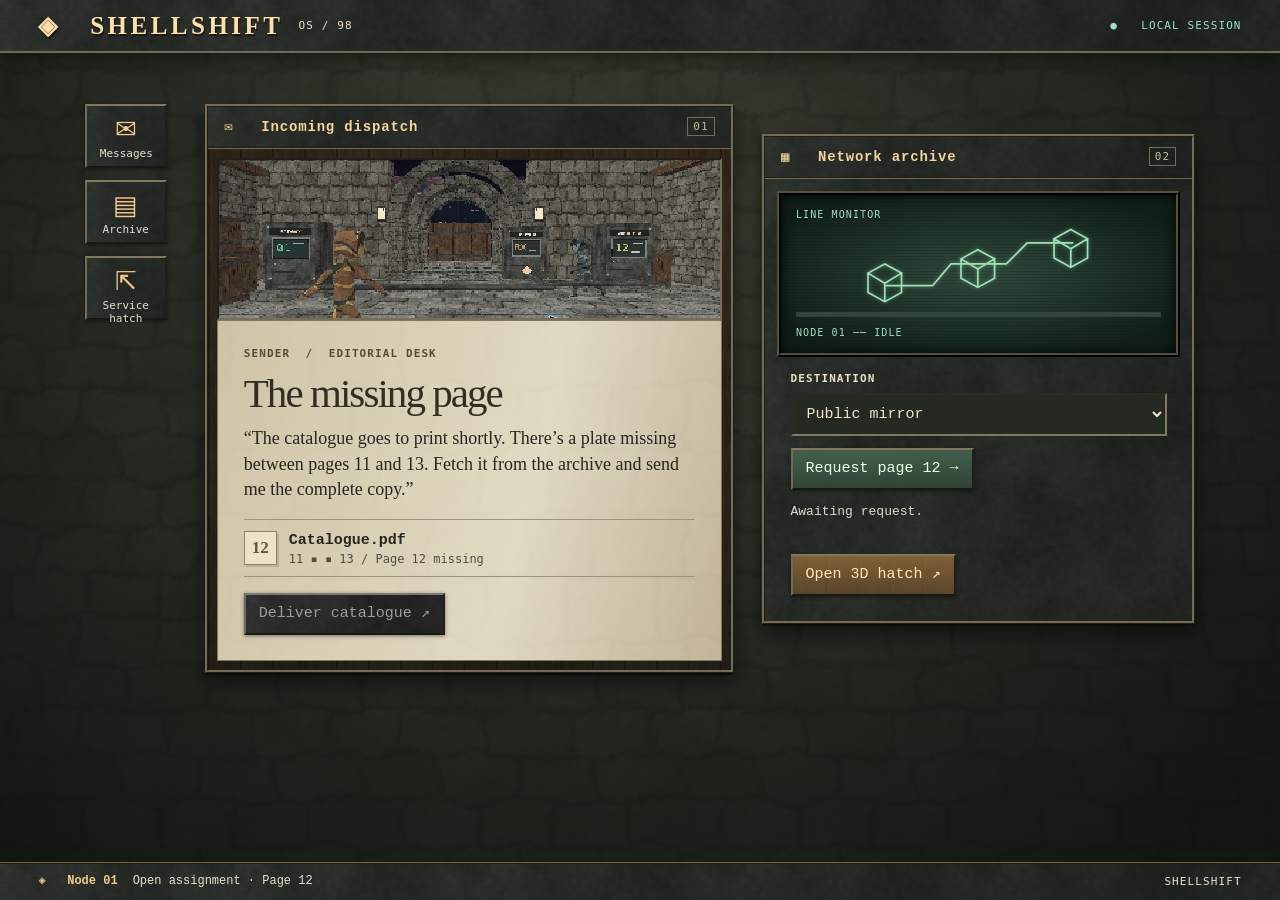
<file: index.html>
<!doctype html><html lang="en"><meta charset="utf-8"><meta name="viewport" content="width=device-width,initial-scale=1"><title>Shellshift — Node 01</title><link rel="stylesheet" href="style.css"><body>
<header><b>◈ &nbsp; SHELLSHIFT</b><span>OS / 98</span><i></i><small>● &nbsp; LOCAL SESSION</small></header>
<main id="desk"><aside><button data-focus="mail">✉<small>Messages</small></button><button data-focus="archive">▤<small>Archive</small></button><button class="exit">⇱<small>Service hatch</small></button></aside>
<div class="workspace"><section id="mail"><div class="title">✉ &nbsp; Incoming dispatch <span>01</span></div><img class="district" src="assets/courtyard-print.jpg" width="512" height="171" alt="Photograph of the service yard and the Gateway"><article><label>SENDER &nbsp;/&nbsp; EDITORIAL DESK</label><h1>The missing page</h1><p>“The catalogue goes to print shortly. There’s a plate missing between pages 11 and 13. Fetch it from the archive and send me the complete copy.”</p><div class="paper"><strong aria-hidden="true">12</strong><div>Catalogue.pdf<small id="pages">11 ▪ ▪ 13 &nbsp; / &nbsp; Page 12 missing</small></div></div><button id="deliver" disabled>Deliver catalogue ↗</button></article></section>
<section id="archive"><div class="title">▦ &nbsp; Network archive <span>02</span></div><div class="scope"><small>LINE MONITOR</small><svg viewBox="0 0 320 105" aria-hidden="true"><g fill="none" stroke="currentColor" stroke-width="2"><path d="M49 76h56l22-26h66l25-25h55"/><path d="m28 61 20-11 20 11-20 12z m0 0v23l20 11 20-11V61m-20 12v22 M139 44l20-11 20 11-20 12z m0 0v23l20 11 20-11V44m-20 12v22 M250 20l20-11 20 11-20 12z m0 0v23l20 11 20-11V20m-20 12v22"/></g></svg><progress id="signal" max="100" value="0" aria-label="Transfer"></progress><small id="line">NODE 01 &nbsp; ── &nbsp; IDLE</small></div><article><label for="route">DESTINATION</label><select id="route"><option value="mirror">Public mirror</option><option value="internal">Internal archive</option></select><button id="send">Request page 12 →</button><p id="status" role="status">Awaiting request.</p><button class="exit">Open 3D hatch ↗</button></article></section></div></main>
<div id="world" hidden><iframe title="Black Sector · FTEQW" id="sector" allow="fullscreen; autoplay" style="width:100%;height:100%;border:0"></iframe><button id="back">↵ Desktop</button></div><footer><b>◈ &nbsp; Node 01</b><span id="task">Open assignment · Page 12</span><small>SHELLSHIFT</small></footer>
<script src="sim.js"></script><script src="game.js"></script></body></html>
</file>
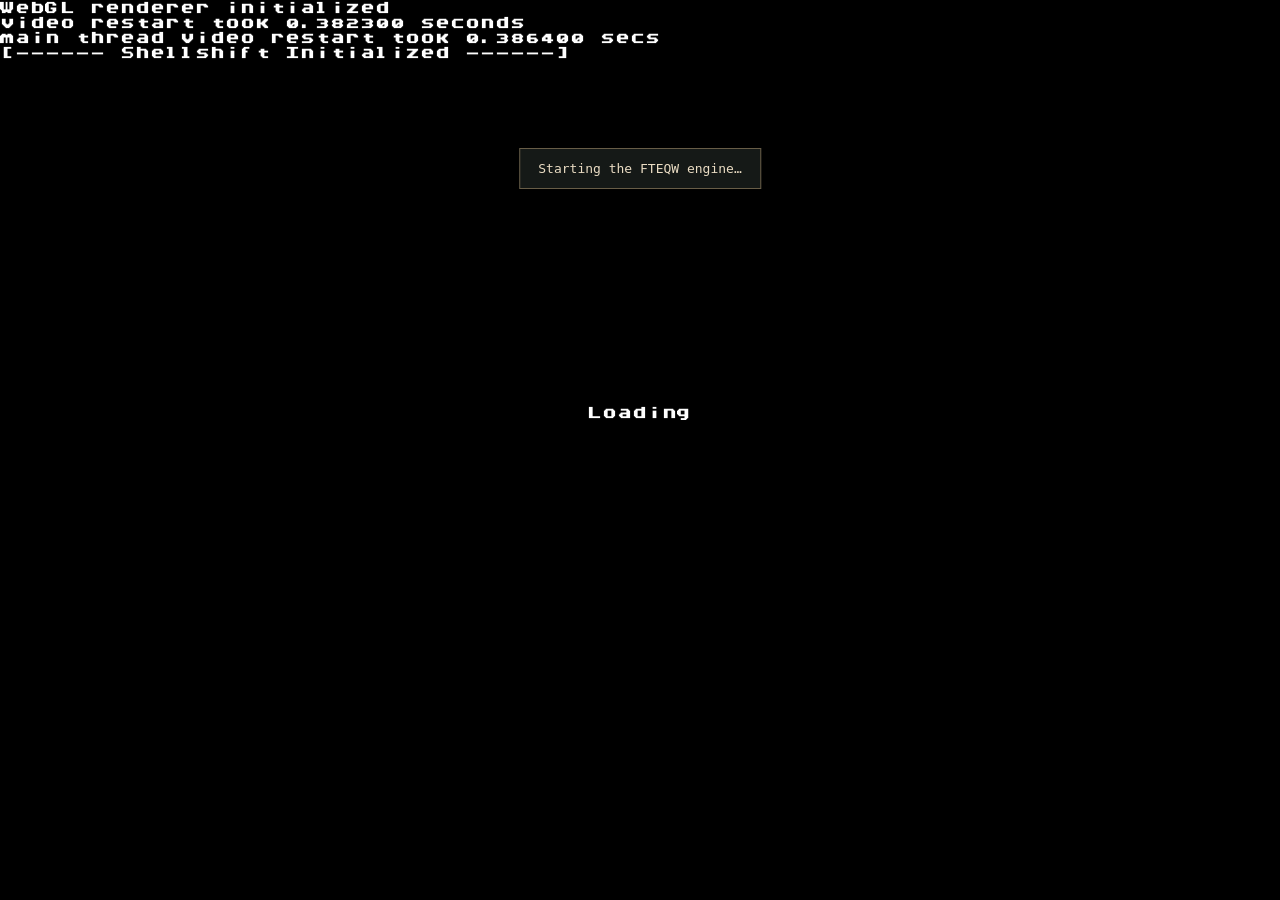
<file: fte/index.html>
<!doctype html><html lang="en"><meta charset="utf-8"><meta name="viewport" content="width=device-width,initial-scale=1"><title>Black Sector · FTEQW</title>
<style>*{box-sizing:border-box}body{margin:0;background:#030405;color:#eadcc3;font:13px monospace}canvas{display:block;width:100vw;height:100dvh;image-rendering:pixelated;touch-action:none}#notice{position:absolute;top:15%;left:50%;transform:translateX(-50%);padding:12px 18px;background:#151917;border:1px solid #685d47;max-width:92%;width:max-content}#touch{display:none;position:absolute;bottom:12px;left:12px}button{color:#eee3c9;background:#242720;border:1px solid #786f5e;padding:12px;touch-action:none}@media(pointer:coarse){#touch{display:flex;gap:4px}}</style>
<canvas id="canvas" width="640" height="400" tabindex="0" aria-label="Black Sector in first person"></canvas><p id="notice" role="status">Starting the FTEQW engine…</p><div id="touch"><button data-cmd="left" aria-label="Turn left">↶</button><button data-cmd="forward" aria-label="Move forward">↑</button><button data-cmd="back" aria-label="Step back">↓</button><button data-cmd="right" aria-label="Turn right">↷</button></div><script src="launch.js"></script></html>
</file>
<file: style.css>
:root{
  color-scheme:dark;
  --ink:#27251f; --paper:#dbd3bd; --warm:#f5ca86; --mint:#a2dfbe;
  --metal:linear-gradient(110deg,#202521b8,#171b19cb),url("assets/iron.jpg");
  --wood:linear-gradient(#15140fa6,#121410cc),url("assets/timber.jpg");
  font:15px/1.45 ui-monospace,"Courier New",monospace;
}
*{box-sizing:border-box}
body{margin:0;background:#141815;color:#eae1ca}
header,footer{display:flex;align-items:center;gap:1rem;padding:0 clamp(14px,3vw,48px);background:var(--metal);border-color:#716850}
header{height:54px;border-bottom:3px ridge #706953;box-shadow:0 4px 14px #0007;position:relative;z-index:1}
header b{font:bold clamp(18px,2vw,25px) Georgia,serif;letter-spacing:.14em;color:#ffe0a8;text-shadow:1px 2px #171511}
header i{flex:1}header small{color:var(--mint)}
header span, header small,footer small,label,.scope,.title span{font:11px/1.4 ui-monospace,monospace;letter-spacing:.1em}
#desk{min-height:calc(100dvh - 92px);padding:clamp(24px,5.5vh,64px) 4vw;display:flex;justify-content:center;align-items:flex-start;gap:clamp(18px,3vw,50px);
  background:radial-gradient(ellipse at 45% 24%,#66645238,#0d120ed9 90%),linear-gradient(#20251ece,#20251ece),url("assets/fieldstone.jpg") center/320px}
aside{display:grid;gap:12px}
button,select{font:inherit}
button{min-height:42px;cursor:pointer;background:var(--metal);color:#ede2c6;padding:8px 13px;border:2px solid;border-color:#837960 #201f1a #171915 #736a55;box-shadow:0 1px 4px #0007;line-height:1.2}
button:enabled:hover{filter:brightness(1.22)}button:enabled:active{transform:translateY(1px);border-style:inset}
button:disabled{color:#9f9e90;filter:saturate(.25);cursor:default}button:focus-visible,select:focus-visible{outline:3px solid #ffd287;outline-offset:3px}
aside button{display:grid;place-items:center;gap:2px;width:82px;height:64px;color:var(--warm);font:26px Georgia,serif}
aside small{font:11px monospace;color:#e5dfce}
.workspace{flex:1;max-width:990px;display:grid;grid-template-columns:1.22fr 1fr;align-items:start;gap:clamp(16px,2.2vw,32px)}
section{min-width:0;position:relative;background:var(--metal);border:3px ridge #746c56;box-shadow:0 10px 18px #0008,0 2px 0 #141612}
.title,.hud{background:var(--metal);color:#f3d599}
.title{padding:10px 16px;border-bottom:2px groove #756b55;display:flex;align-items:center;justify-content:space-between;letter-spacing:.06em;font-weight:bold;font-size:14px}
.title span{padding:1px 5px;border:1px solid #776d57;color:#cab995}
#mail{background:var(--wood);padding:0 9px 9px}
#mail .title{margin:0 -9px}
.district{display:block;width:100%;height:clamp(95px,13vw,162px);object-fit:cover;object-position:center;image-rendering:pixelated;margin-top:9px;border:2px inset #766e58}
article{padding:clamp(17px,2vw,27px)}
#mail article{background:linear-gradient(105deg,#d4c8a9f5,#e6ddc5f5 60%,#c7b99cee),url("assets/flagstone.jpg");color:var(--ink);border:1px solid #81775d}
label{display:block;font-weight:bold}#mail label{color:#564c3b}
h1{font:normal clamp(32px,3.2vw,49px)/1.04 Georgia,serif;letter-spacing:-.047em;margin:10px 0 12px;color:#332d23}
#mail p{font:18px/1.42 Georgia,serif;margin:0}
.paper{display:flex;align-items:center;gap:12px;border-block:1px solid #9f947b;margin:16px 0;padding:10px 0;font-weight:bold}
.paper strong{border:1px solid #918165;background:#eee3c8;color:#60553e;font:bold 17px Georgia,serif;padding:6px 7px;box-shadow:2px 2px #bcaf92}
.paper small{display:block;font:12px monospace;color:#524c41}
#archive{margin-top:30px}#archive article{padding-top:14px}
.scope{margin:12px 12px 0;padding:12px 15px;color:var(--mint);border:4px ridge #544f41;background:repeating-linear-gradient(0deg,#04150f30 0 1px,transparent 1px 3px),radial-gradient(ellipse at center,#31493c,#101e19 83%);box-shadow:inset 0 0 12px #020604}
.scope svg{display:block;width:100%;height:88px;filter:drop-shadow(0 0 2px #8afba673)}
.scope small{font-size:10px}.scope progress{display:block;width:100%;height:5px;margin:2px 0 8px;appearance:none;border:0;color:var(--mint);background:#34443a}
progress::-webkit-progress-bar{background:#34443a}progress::-webkit-progress-value{background:var(--meter,var(--mint))}progress::-moz-progress-bar{background:var(--meter,var(--mint))}
[data-phase=denied]{--meter:#f4ae63}[data-phase=denied] #line{color:#ffd095}
select{width:100%;display:block;margin:7px 0 12px;padding:10px;color:#f1e5c9;background:#242921;border:2px inset #827865}
#send, #deliver:enabled{background:linear-gradient(#42614cee,#304335ed),url("assets/iron.jpg");color:#edffe6}
article .exit,#back{background:linear-gradient(#806338e8,#58452be6),url("assets/timber.jpg");color:#ffe7b2}
#status{min-height:2.9em;font-size:13px;color:#ded9c9}
footer{min-height:38px;border-top:2px ridge #736849;font-size:12px}footer b{color:var(--warm)}footer small{margin-left:auto}
#world{height:calc(100dvh - 92px);position:relative;background:#141713}
canvas{width:100%;height:100%;display:block;image-rendering:pixelated;touch-action:none}
.hud{position:absolute;top:12px;left:12px;width:min(330px,80%);padding:9px 13px;border:2px ridge #807761;box-shadow:0 3px 6px #0008;pointer-events:none}
.hud label{color:#b6d1b7;font-size:10px}.hud h2{font:bold 17px Georgia,serif;margin:3px 0;color:#ffe1a8}.hud p{font:12px/1.4 monospace;margin:0;color:#e8e3d4}
#pad,#back{position:absolute;bottom:max(12px,env(safe-area-inset-bottom))}
#pad{left:12px;display:flex;gap:3px}#pad button{width:44px;min-height:44px;touch-action:none}#back{right:12px}
[hidden]{display:none!important}
@media(max-width:760px){
  #desk{display:block;padding:14px}.workspace{grid-template-columns:1fr;gap:14px}#archive{margin:0}
  aside{display:flex;gap:6px;margin-bottom:12px}aside button{width:auto;flex:1;height:44px;display:flex;justify-content:center;gap:6px;font-size:19px}
  .district{height:105px}header,footer{gap:8px;padding-inline:12px}header small{font-size:9px}footer small{display:none}
  header span{display:none}#pad button{padding:5px}.hud{max-width:75%}
}
</file>
